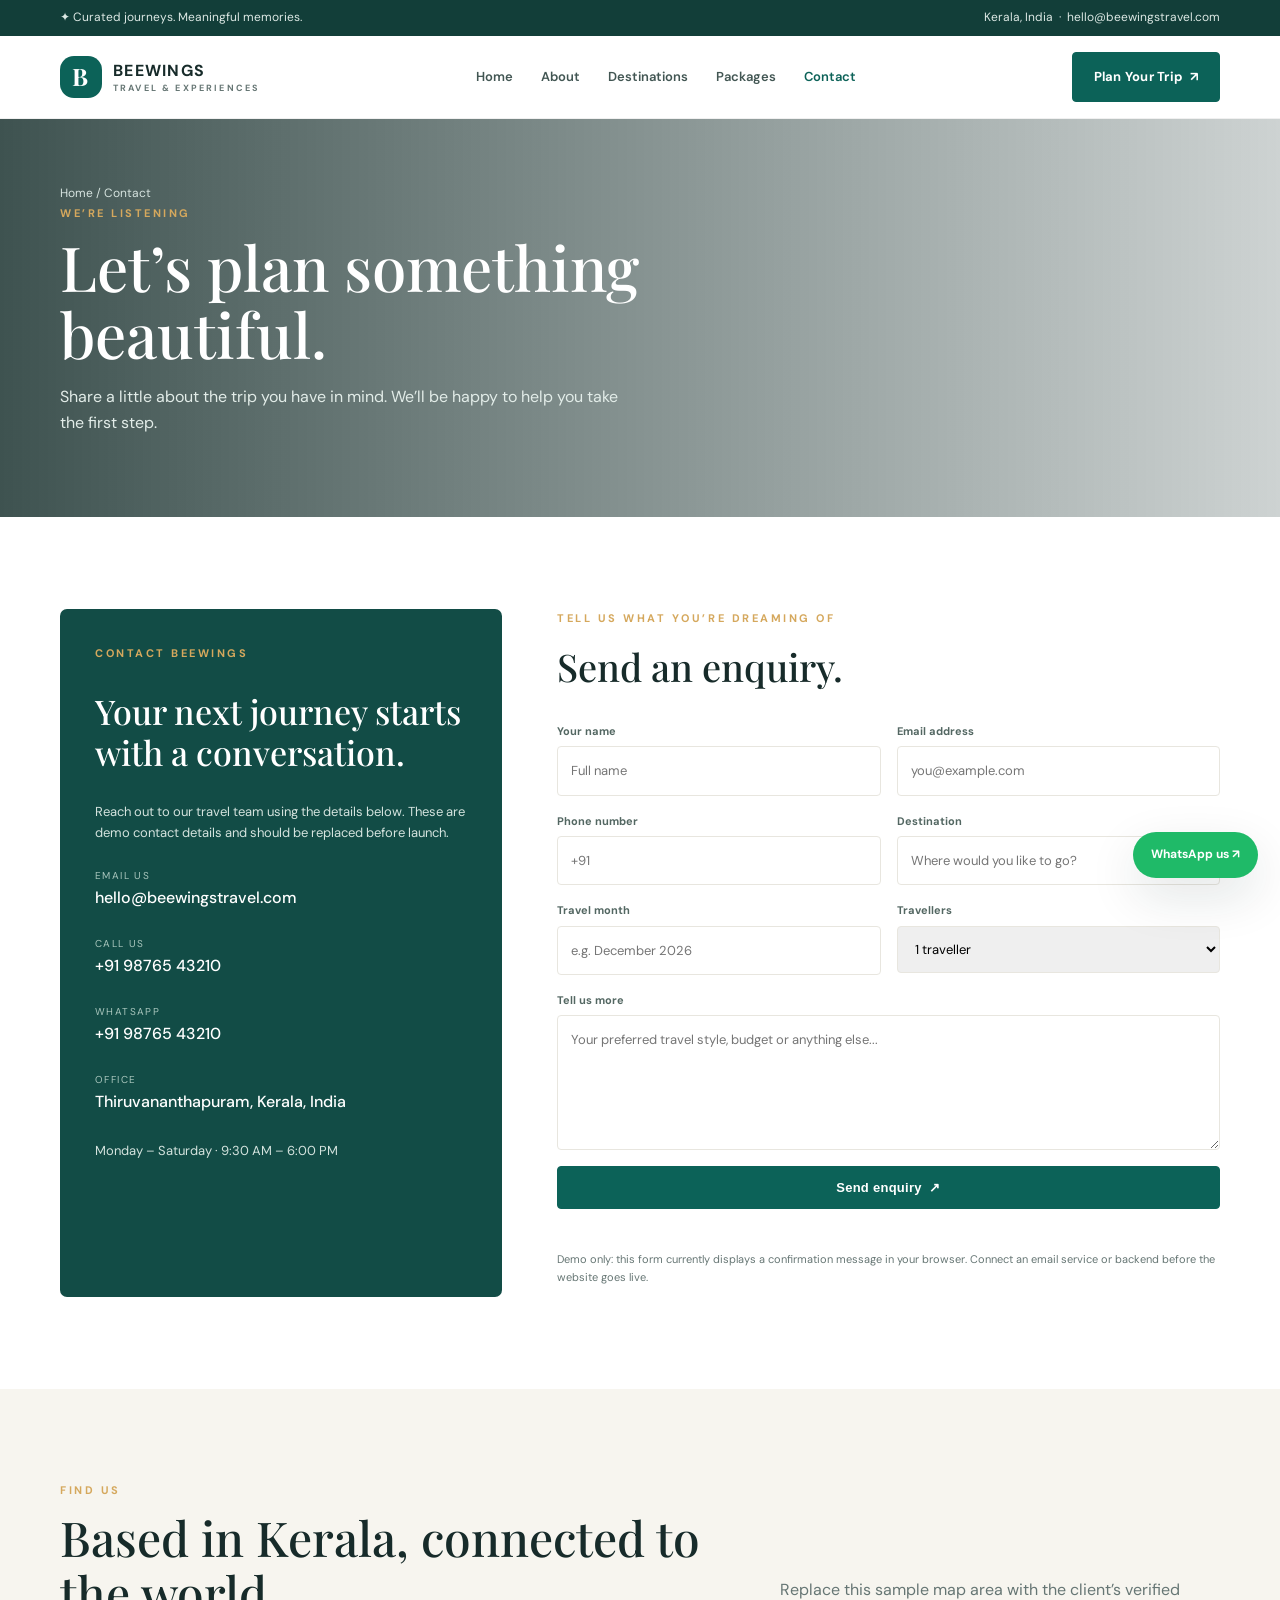
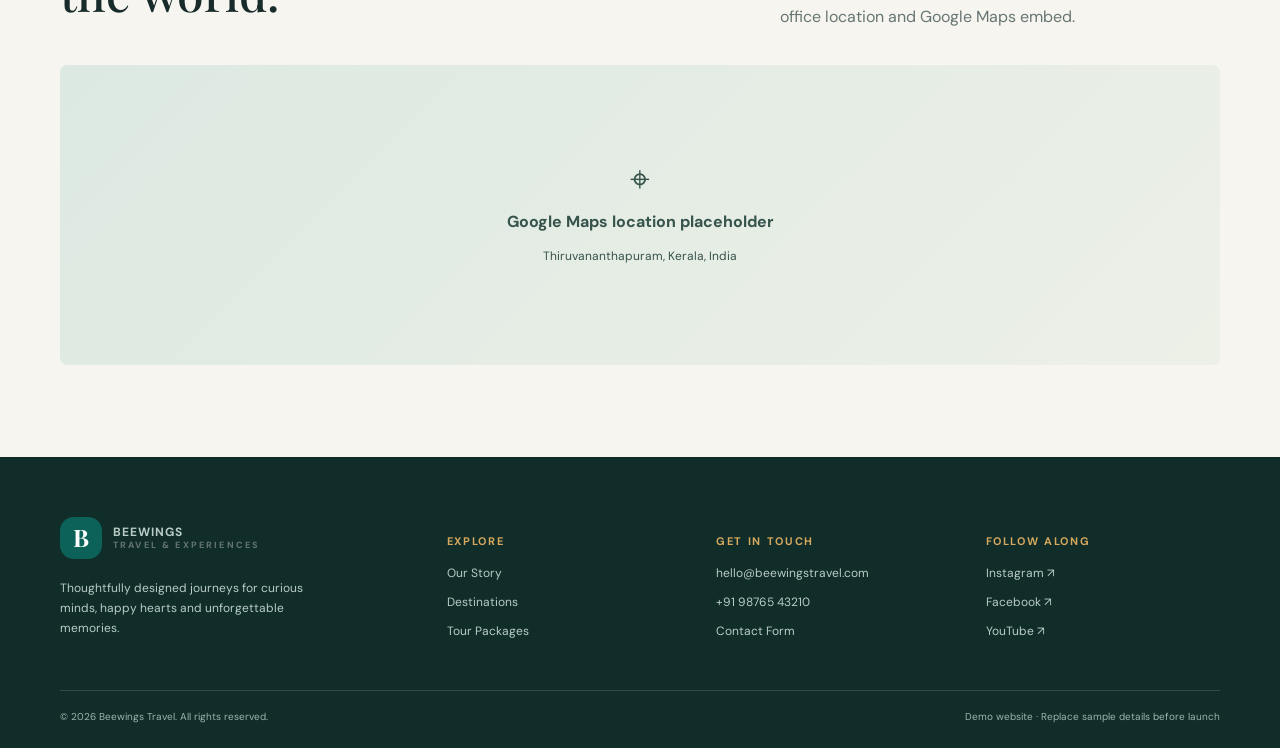
<file: contact.html>
<!doctype html>
<html lang="en"><head><meta charset="utf-8"><meta name="viewport" content="width=device-width,initial-scale=1"><meta name="description" content="Beewings Travel creates thoughtfully curated holidays, tours and travel experiences."><title>Contact | Beewings Travel</title><link rel="stylesheet" href="assets/style.css"></head><body>
<div class="topbar"><div class="container"><span>✦ Curated journeys. Meaningful memories.</span><span>Kerala, India&nbsp; · &nbsp;hello@beewingstravel.com</span></div></div>
<div class="nav-wrap"><nav class="nav container">
<a class="brand" href="index.html"><span class="brand-mark">B</span><span>BEEWINGS<small>TRAVEL & EXPERIENCES</small></span></a>
<button class="menu-btn" aria-label="Open menu" onclick="document.querySelector('.nav-links').classList.toggle('open')">☰</button>
<div class="nav-links">
<a href="index.html">Home</a><a href="about.html">About</a><a href="destinations.html">Destinations</a><a href="packages.html">Packages</a><a class="active" href="contact.html">Contact</a>
</div><a class="nav-cta" href="contact.html">Plan Your Trip&nbsp; ↗</a>
</nav></div>

<main><section class="page-hero"><div class="container"><div class="breadcrumbs">Home / Contact</div><div class="eyebrow">We’re listening</div><h1>Let’s plan something<br>beautiful.</h1><p>Share a little about the trip you have in mind. We’ll be happy to help you take the first step.</p></div></section>
<section class="section"><div class="container contact-layout"><aside class="contact-info"><div class="eyebrow">Contact Beewings</div><h2 style="font-family:'Playfair Display';font-weight:500;font-size:34px;line-height:1.2">Your next journey starts with a conversation.</h2><p>Reach out to our travel team using the details below. These are demo contact details and should be replaced before launch.</p>
<div class="contact-item"><small>Email us</small><strong>hello@beewingstravel.com</strong></div><div class="contact-item"><small>Call us</small><strong>+91 98765 43210</strong></div><div class="contact-item"><small>WhatsApp</small><strong>+91 98765 43210</strong></div><div class="contact-item"><small>Office</small><strong>Thiruvananthapuram, Kerala, India</strong></div><p>Monday – Saturday · 9:30 AM – 6:00 PM</p></aside>
<div><div class="eyebrow">Tell us what you’re dreaming of</div><h2 style="font-family:'Playfair Display';font-weight:500;font-size:38px;margin:8px 0 24px">Send an enquiry.</h2>
<form class="form" id="contact-form"><div class="field"><label>Your name</label><input name="name" required placeholder="Full name"></div><div class="field"><label>Email address</label><input name="email" type="email" required placeholder="you@example.com"></div><div class="field"><label>Phone number</label><input name="phone" placeholder="+91"></div><div class="field"><label>Destination</label><input name="destination" placeholder="Where would you like to go?"></div><div class="field"><label>Travel month</label><input name="month" placeholder="e.g. December 2026"></div><div class="field"><label>Travellers</label><select name="travellers"><option>1 traveller</option><option>2 travellers</option><option>3–4 travellers</option><option>5+ travellers</option></select></div><div class="field full"><label>Tell us more</label><textarea name="message" placeholder="Your preferred travel style, budget or anything else..."></textarea></div><div class="field full"><button class="btn" type="submit">Send enquiry&nbsp; ↗</button><p id="form-message" class="form-note" aria-live="polite"></p></div></form><p class="form-note">Demo only: this form currently displays a confirmation message in your browser. Connect an email service or backend before the website goes live.</p></div></div></section>
<section class="section soft"><div class="container"><div class="section-head"><div><div class="eyebrow">Find us</div><h2>Based in Kerala, connected to the world.</h2></div><p>Replace this sample map area with the client’s verified office location and Google Maps embed.</p></div><div style="height:300px;border-radius:7px;background:linear-gradient(135deg,#dce9e2,#edf0e7);display:grid;place-items:center;text-align:center;padding:20px;color:#36534c"><div><div style="font-size:35px">⌖</div><strong>Google Maps location placeholder</strong><p style="font-size:12px">Thiruvananthapuram, Kerala, India</p></div></div></div></section></main>

<footer class="footer"><div class="container"><div class="footer-grid">
<div><a class="brand" href="index.html"><span class="brand-mark">B</span><span>BEEWINGS<small>TRAVEL & EXPERIENCES</small></span></a><p style="max-width:270px;margin-top:20px">Thoughtfully designed journeys for curious minds, happy hearts and unforgettable memories.</p></div>
<div><h4>Explore</h4><div class="footer-links"><a href="about.html">Our Story</a><a href="destinations.html">Destinations</a><a href="packages.html">Tour Packages</a></div></div>
<div><h4>Get in touch</h4><div class="footer-links"><a href="mailto:hello@beewingstravel.com">hello@beewingstravel.com</a><a href="tel:+919876543210">+91 98765 43210</a><a href="contact.html">Contact Form</a></div></div>
<div><h4>Follow along</h4><div class="footer-links"><a href="#">Instagram ↗</a><a href="#">Facebook ↗</a><a href="#">YouTube ↗</a></div></div>
</div><div class="footer-bottom"><span>© 2026 Beewings Travel. All rights reserved.</span><span>Demo website · Replace sample details before launch</span></div></div></footer>
<a class="whatsapp" href="https://wa.me/919876543210?text=Hello%20Beewings%2C%20I%20would%20like%20to%20plan%20a%20trip." target="_blank" rel="noopener">WhatsApp us ↗</a>
<script src="assets/script.js"></script>
</body></html>
</file>
<file: assets/style.css>
@import url('https://fonts.googleapis.com/css2?family=DM+Sans:wght@400;500;600;700&family=Playfair+Display:wght@500;600;700&display=swap');
:root{--ink:#172b2a;--muted:#667674;--teal:#0c6258;--teal2:#124c46;--gold:#d5a85d;--cream:#f7f5ef;--white:#fff;--line:#e8e6df;--shadow:0 18px 50px rgba(15,45,42,.12)}
*{box-sizing:border-box}html{scroll-behavior:smooth}body{margin:0;font-family:'DM Sans',sans-serif;color:var(--ink);background:#fff;line-height:1.65}a{color:inherit;text-decoration:none}img{max-width:100%;display:block}.container{width:min(1160px,calc(100% - 44px));margin:auto}.topbar{background:#123e39;color:#dce8e4;font-size:12px;padding:8px 0}.topbar .container{display:flex;justify-content:space-between;gap:15px}.nav-wrap{position:sticky;top:0;z-index:20;background:rgba(255,255,255,.94);backdrop-filter:blur(12px);border-bottom:1px solid rgba(0,0,0,.06)}.nav{height:82px;display:flex;align-items:center;justify-content:space-between}.brand{display:flex;align-items:center;gap:11px;font-weight:700;letter-spacing:.08em}.brand-mark{width:42px;height:42px;border-radius:14px;background:var(--teal);color:white;display:grid;place-items:center;font-family:'Playfair Display';font-size:24px}.brand small{display:block;color:var(--muted);font-size:9px;letter-spacing:.24em;margin-top:-4px}.nav-links{display:flex;align-items:center;gap:28px;font-size:13px;font-weight:600}.nav-links a{color:#425653}.nav-links a.active,.nav-links a:hover{color:var(--teal)}.nav-cta,.btn{display:inline-flex;align-items:center;justify-content:center;background:var(--teal);color:white;padding:13px 21px;border-radius:4px;font-size:13px;font-weight:700;letter-spacing:.02em;transition:.2s;border:1px solid var(--teal);cursor:pointer}.nav-cta:hover,.btn:hover{background:var(--teal2);transform:translateY(-2px)}.btn-outline{background:transparent;color:var(--teal)}.btn-outline:hover{color:white}.menu-btn{display:none;background:none;border:0;font-size:25px;color:var(--ink)}.hero{min-height:650px;display:flex;align-items:center;color:white;position:relative;background:linear-gradient(90deg,rgba(8,34,31,.78),rgba(8,34,31,.16)),url('https://images.unsplash.com/photo-1500530855697-b586d89ba3ee?auto=format&fit=crop&w=2000&q=85') center/cover}.hero-content{max-width:680px;padding:90px 0}.eyebrow{color:var(--gold);font-size:11px;font-weight:700;letter-spacing:.23em;text-transform:uppercase}.hero h1,.page-hero h1{font-family:'Playfair Display',serif;font-size:clamp(46px,6vw,76px);line-height:1.08;font-weight:500;margin:18px 0}.hero p{max-width:520px;color:#e5eeeb;font-size:16px;margin:0 0 30px}.hero-actions{display:flex;gap:13px;flex-wrap:wrap}.hero .btn-outline{border-color:rgba(255,255,255,.7);color:white}.hero .btn-outline:hover{background:white;color:var(--teal)}.trust-row{display:flex;gap:34px;margin-top:60px;flex-wrap:wrap}.trust-row strong{display:block;font-family:'Playfair Display';font-size:25px}.trust-row span{font-size:11px;color:#d7e3df;letter-spacing:.08em}.section{padding:92px 0}.section.soft{background:var(--cream)}.section-head{display:flex;justify-content:space-between;align-items:end;gap:25px;margin-bottom:35px}.section-head h2,.split-copy h2,.cta-band h2{font-family:'Playfair Display';font-size:clamp(34px,4vw,48px);font-weight:500;line-height:1.15;margin:10px 0}.section-head p{color:var(--muted);max-width:440px;margin:0}.cards{display:grid;grid-template-columns:repeat(3,1fr);gap:22px}.destination-card,.package-card{border-radius:8px;overflow:hidden;background:white;box-shadow:0 8px 30px rgba(20,45,40,.07);transition:.25s}.destination-card:hover,.package-card:hover{transform:translateY(-5px);box-shadow:var(--shadow)}.destination-card img{height:270px;width:100%;object-fit:cover}.card-body{padding:22px}.card-body small{color:var(--teal);font-size:10px;letter-spacing:.16em;font-weight:700;text-transform:uppercase}.card-body h3{font-family:'Playfair Display';font-size:25px;font-weight:500;margin:5px 0}.card-body p{color:var(--muted);font-size:13px;margin:7px 0 16px}.text-link{color:var(--teal);font-size:12px;font-weight:700}.split{display:grid;grid-template-columns:1fr 1fr;gap:70px;align-items:center}.split-image{position:relative}.split-image img{height:530px;width:100%;object-fit:cover;border-radius:7px}.experience-badge{position:absolute;right:-22px;bottom:28px;background:var(--gold);padding:20px 24px;color:#173a35;border-radius:5px}.experience-badge strong{font-family:'Playfair Display';font-size:30px;display:block}.split-copy p{color:var(--muted)}.check-list{padding:0;list-style:none;margin:25px 0}.check-list li{margin:12px 0;padding-left:27px;position:relative;font-size:14px}.check-list li:before{content:'✓';position:absolute;left:0;color:var(--teal);font-weight:700}.stats{display:grid;grid-template-columns:repeat(4,1fr);gap:15px;margin-top:42px}.stat{padding:24px;background:#fff;border:1px solid var(--line);border-radius:5px}.stat strong{font-family:'Playfair Display';font-size:32px;display:block;color:var(--teal)}.stat span{font-size:11px;color:var(--muted)}.cta-band{background:var(--teal2);color:white;padding:60px;border-radius:8px;display:flex;justify-content:space-between;align-items:center;gap:25px}.cta-band h2{max-width:590px;margin:8px 0}.cta-band p{color:#d5e3df;margin:0}.cta-band .btn{background:var(--gold);border-color:var(--gold);color:#173a35}.page-hero{min-height:390px;display:flex;align-items:center;color:white;background:linear-gradient(90deg,rgba(8,34,31,.78),rgba(8,34,31,.2)),url('https://images.unsplash.com/photo-1518837695005-2083093ee35b?auto=format&fit=crop&w=1800&q=85') center/cover}.page-hero .container{padding:65px 0}.page-hero h1{font-size:clamp(42px,5vw,62px);margin:12px 0}.page-hero p{max-width:580px;color:#e2ece8}.breadcrumbs{font-size:12px;color:#d6e3df}.package-card img{height:225px;width:100%;object-fit:cover}.package-meta{display:flex;justify-content:space-between;color:var(--muted);font-size:11px;border-top:1px solid var(--line);padding-top:14px}.price{font-size:13px;color:var(--teal);font-weight:700}.filters{display:flex;gap:10px;flex-wrap:wrap;margin-bottom:28px}.filter{border:1px solid var(--line);padding:9px 15px;border-radius:30px;background:white;color:var(--muted);font-size:12px;cursor:pointer}.filter.active,.filter:hover{background:var(--teal);color:white;border-color:var(--teal)}.about-grid{display:grid;grid-template-columns:1fr 1fr;gap:24px}.value-card{padding:30px;background:var(--cream);border-radius:6px}.value-card .icon{font-size:25px;color:var(--teal)}.value-card h3{font-family:'Playfair Display';font-size:23px;font-weight:500;margin:12px 0 5px}.value-card p{color:var(--muted);font-size:13px;margin:0}.gallery-grid{display:grid;grid-template-columns:repeat(3,1fr);grid-auto-rows:230px;gap:14px}.gallery-grid img{height:100%;width:100%;object-fit:cover;border-radius:6px}.gallery-grid img:first-child{grid-row:span 2}.gallery-grid img:nth-child(4){grid-column:span 2}.contact-layout{display:grid;grid-template-columns:.8fr 1.2fr;gap:55px}.contact-info{background:var(--teal2);color:white;padding:35px;border-radius:7px}.contact-info p{color:#d4e3de;font-size:13px}.contact-item{margin:25px 0}.contact-item small{display:block;color:#a9c6bd;text-transform:uppercase;letter-spacing:.14em;font-size:10px}.contact-item strong{font-weight:500}.form{display:grid;grid-template-columns:1fr 1fr;gap:16px}.field{display:flex;flex-direction:column;gap:6px}.field.full{grid-column:1/-1}.field label{font-size:11px;font-weight:700;color:#536762}.field input,.field textarea,.field select{border:1px solid var(--line);border-radius:4px;padding:13px;font:inherit;font-size:13px;outline:none}.field input:focus,.field textarea:focus{border-color:var(--teal)}.field textarea{min-height:135px;resize:vertical}.form-note{font-size:11px;color:var(--muted);margin-top:12px}.footer{background:#102d2a;color:white;padding:60px 0 22px}.footer-grid{display:grid;grid-template-columns:1.5fr 1fr 1fr 1fr;gap:35px}.footer p,.footer a{color:#b9ccc6;font-size:12px}.footer h4{font-size:11px;text-transform:uppercase;letter-spacing:.15em;color:var(--gold)}.footer-links{display:grid;gap:9px}.footer-bottom{border-top:1px solid rgba(255,255,255,.14);margin-top:40px;padding-top:18px;display:flex;justify-content:space-between;color:#9eb4ad;font-size:10px}.whatsapp{position:fixed;right:22px;bottom:22px;z-index:25;background:#1fba68;color:white;padding:13px 18px;border-radius:40px;font-size:12px;font-weight:700;box-shadow:var(--shadow)}.notice{padding:14px 18px;background:#fff8e8;border-left:3px solid var(--gold);font-size:12px;color:#6e5b35;margin:25px 0}
@media(max-width:850px){.nav-links{display:none;position:absolute;top:82px;left:0;right:0;background:white;padding:22px;flex-direction:column;align-items:flex-start;box-shadow:var(--shadow)}.nav-links.open{display:flex}.menu-btn{display:block}.nav-cta{display:none}.cards{grid-template-columns:repeat(2,1fr)}.split,.contact-layout{grid-template-columns:1fr;gap:35px}.split-image img{height:400px}.footer-grid{grid-template-columns:1fr 1fr}.cta-band{padding:38px;display:block}.cta-band .btn{margin-top:22px}.gallery-grid{grid-template-columns:1fr 1fr}.gallery-grid img:first-child{grid-row:auto}.gallery-grid img:nth-child(4){grid-column:auto}}
@media(max-width:560px){.container{width:min(100% - 30px,1160px)}.topbar .container{justify-content:center}.topbar .container span:last-child{display:none}.nav{height:72px}.nav-links{top:72px}.hero{min-height:620px}.hero-content{padding:65px 0}.hero h1{font-size:47px}.trust-row{gap:20px;margin-top:40px}.section{padding:65px 0}.section-head{display:block}.section-head p{margin-top:12px}.cards,.stats,.about-grid,.footer-grid{grid-template-columns:1fr}.destination-card img{height:230px}.page-hero{min-height:330px}.page-hero .container{padding:50px 0}.gallery-grid{grid-auto-rows:180px;gap:9px}.form{grid-template-columns:1fr}.field.full{grid-column:auto}.footer-bottom{display:block}.footer-bottom span{display:block;margin:5px 0}.experience-badge{right:10px}.whatsapp{right:12px;bottom:12px}}
</file>
